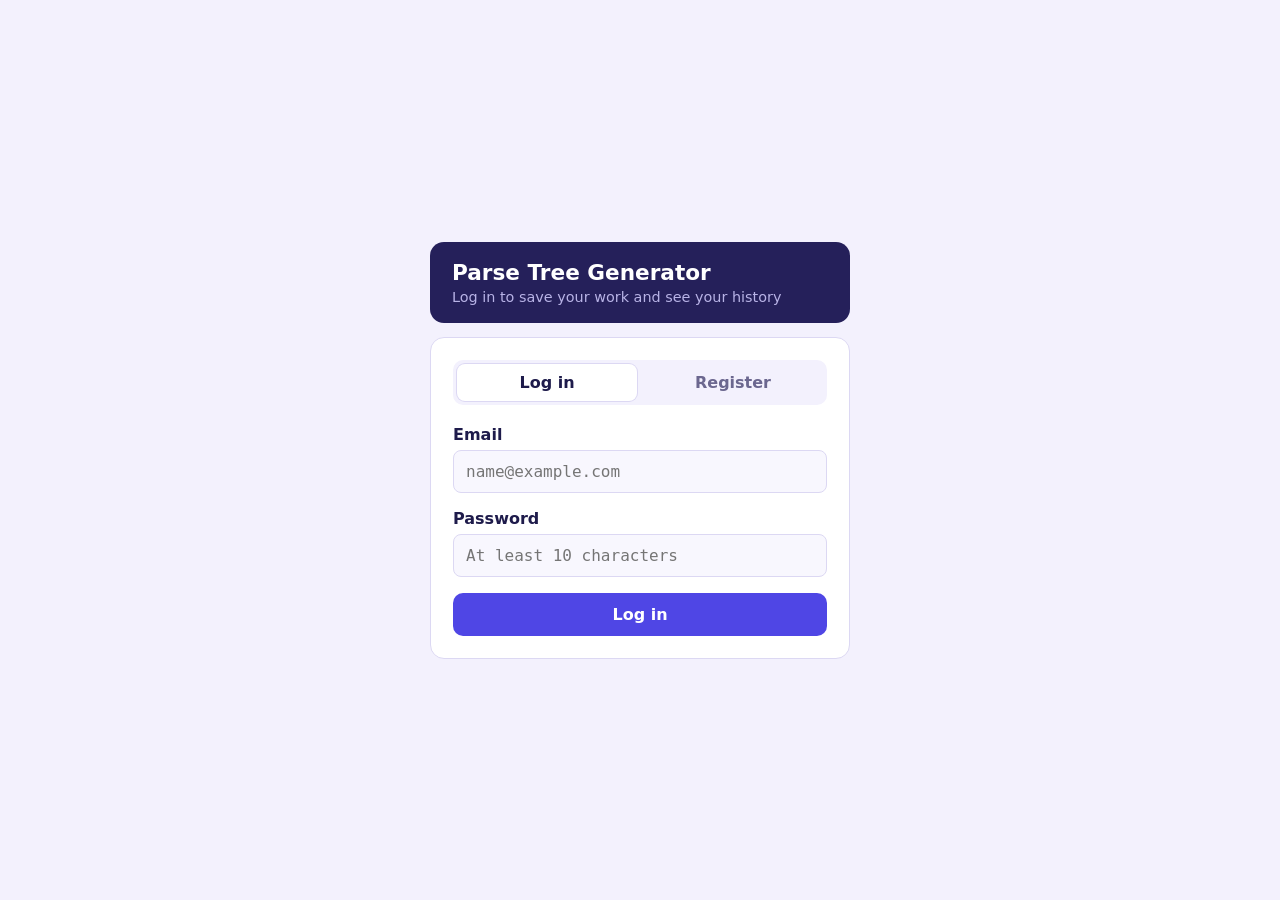
<file: frontend/login.html>
<!DOCTYPE html>
<html lang="en">
<head>
  <meta charset="UTF-8">
  <meta name="viewport" content="width=device-width, initial-scale=1">
  <title>Log in · Parse Tree Generator</title>
  <link rel="stylesheet" href="auth.css">
</head>
<body class="auth-page">
  <main class="auth-shell">
    <header class="auth-header">
      <h1>Parse Tree Generator</h1>
      <p>Log in to save your work and see your history</p>
    </header>

    <section class="auth-card">
      <div class="auth-tabs" role="tablist">
        <button type="button" id="tab-login" role="tab" aria-selected="true">Log in</button>
        <button type="button" id="tab-register" role="tab" aria-selected="false">Register</button>
      </div>

      <!-- novalidate: our own messages in login.js are shown instead of the browser's pop-ups -->
      <form id="auth-form" novalidate>
        <label for="email">Email</label>
        <input id="email" name="email" type="email" autocomplete="email" maxlength="254"
               placeholder="name@example.com" aria-describedby="auth-msg">

        <label for="password">Password</label>
        <input id="password" name="password" type="password" autocomplete="current-password" maxlength="128"
               placeholder="At least 10 characters" aria-describedby="auth-msg">

        <button class="btn" id="submit-btn" type="submit">Log in</button>
        <div id="auth-msg" class="auth-msg" role="alert" aria-live="polite"></div>
      </form>
    </section>
  </main>

  <script src="auth.js"></script>
  <script src="login.js"></script>
</body>
</html>
</file>
<file: frontend/auth.css>
/* Login / register page and the user bar. Palette matches the Parse Tree Generator UI. */
:root {
  --auth-bg: #f3f1fd;
  --auth-card: #ffffff;
  --auth-line: #dcd8f3;
  --auth-ink: #1e1b4b;
  --auth-muted: #6b678f;
  --auth-header: #25205a;
  --auth-primary: #4f46e5;
  --auth-primary-dark: #4338ca;
  --auth-node: #e3e1fb;
  --auth-coral: #fde3d9;
  --auth-coral-line: #d9552b;
  --auth-coral-ink: #7a2a10;
  --auth-ok-bg: #dcf2e4;
  --auth-ok-ink: #14532d;
}

* { box-sizing: border-box; }

body.auth-page {
  margin: 0;
  min-height: 100vh;
  display: grid;
  place-items: center;
  padding: 24px 16px;
  background: var(--auth-bg);
  color: var(--auth-ink);
  font-family: "DejaVu Sans", "Segoe UI", system-ui, sans-serif;
}

.auth-shell { width: 100%; max-width: 420px; }

.auth-header {
  background: var(--auth-header);
  color: #fff;
  border-radius: 14px;
  padding: 18px 22px;
  margin-bottom: 14px;
}
.auth-header h1 { margin: 0 0 4px; font-size: 1.35rem; }
.auth-header p  { margin: 0; font-size: .9rem; color: #b8b3e6; }

.auth-card {
  background: var(--auth-card);
  border: 1px solid var(--auth-line);
  border-radius: 14px;
  padding: 22px;
}

.auth-tabs {
  display: grid;
  grid-template-columns: 1fr 1fr;
  gap: 6px;
  padding: 4px;
  margin-bottom: 20px;
  background: var(--auth-bg);
  border-radius: 10px;
}
.auth-tabs button {
  border: 0;
  background: transparent;
  padding: 9px;
  border-radius: 8px;
  font: inherit;
  font-weight: 600;
  color: var(--auth-muted);
  cursor: pointer;
}
.auth-tabs button[aria-selected="true"] {
  background: var(--auth-card);
  color: var(--auth-ink);
  box-shadow: 0 0 0 1px var(--auth-line);
}

.auth-card label { display: block; font-weight: 700; margin: 0 0 6px; }
.auth-card input {
  width: 100%;
  padding: 11px 12px;
  margin-bottom: 16px;
  border: 1px solid var(--auth-line);
  border-radius: 8px;
  background: #f8f7fe;
  color: var(--auth-ink);
  font: inherit;
  font-family: "DejaVu Sans Mono", Consolas, monospace;
}
.auth-card input:focus-visible,
.auth-tabs button:focus-visible,
.btn:focus-visible {
  outline: 3px solid var(--auth-primary);
  outline-offset: 2px;
}

.btn {
  width: 100%;
  padding: 12px;
  border: 0;
  border-radius: 10px;
  background: var(--auth-primary);
  color: #fff;
  font: inherit;
  font-weight: 700;
  cursor: pointer;
}
.btn:hover { background: var(--auth-primary-dark); }
.btn:disabled { opacity: .6; cursor: wait; }

.auth-msg {
  margin-top: 14px;
  padding: 10px 12px;
  border-radius: 8px;
  font-size: .92rem;
}
.auth-msg:empty { display: none; }
.auth-msg.error { background: var(--auth-coral); color: var(--auth-coral-ink); border: 1px solid var(--auth-coral-line); }
.auth-msg.ok    { background: var(--auth-ok-bg); color: var(--auth-ok-ink); }

/* user chip shown in the main app header */
.user-bar { display: flex; align-items: center; gap: 10px; }
.user-bar .user-name {
  padding: 6px 12px;
  border-radius: 999px;
  background: var(--auth-node);
  color: var(--auth-header);
  font-weight: 700;
  font-size: .9rem;
}
.user-bar .logout-btn {
  padding: 6px 14px;
  border-radius: 8px;
  border: 1px solid var(--auth-coral-line);
  background: var(--auth-coral);
  color: var(--auth-coral-ink);
  font: inherit;
  font-weight: 700;
  font-size: .9rem;
  cursor: pointer;
}
.user-bar .logout-btn:hover { background: #fbd2c2; }

/* ---- My history card (right column) ---- */
.history-list { list-style: none; margin: 0; padding: 0; max-height: 260px; overflow-y: auto; }
.history-item { display: flex; align-items: stretch; gap: 6px; margin-bottom: 6px; }
.history-open {
  flex: 1; min-width: 0; text-align: left; padding: 8px 10px;
  border: 1px solid var(--auth-line); border-radius: 8px;
  background: #f8f7fe; color: var(--auth-ink); font: inherit; cursor: pointer;
  display: flex; flex-direction: column; gap: 2px;
}
.history-open:hover { background: var(--auth-node); }
.history-input { font-family: "DejaVu Sans Mono", Consolas, monospace; overflow: hidden; text-overflow: ellipsis; white-space: nowrap; }
.history-meta { font-size: .8rem; color: var(--auth-muted); }
.history-del {
  padding: 0 10px; border: 1px solid var(--auth-coral-line); border-radius: 8px;
  background: var(--auth-coral); color: var(--auth-coral-ink); font: inherit; font-size: .85rem; cursor: pointer;
}
.history-del:hover { background: #fbd2c2; }
.history-open:focus-visible, .history-del:focus-visible { outline: 3px solid var(--auth-primary); outline-offset: 2px; }
.history-empty { color: var(--auth-muted); font-size: .9rem; }

/* highlight fields that failed validation */
.auth-card input[aria-invalid="true"] {
  border-color: var(--auth-coral-line);
  background: #fff7f3;
}
</file>
